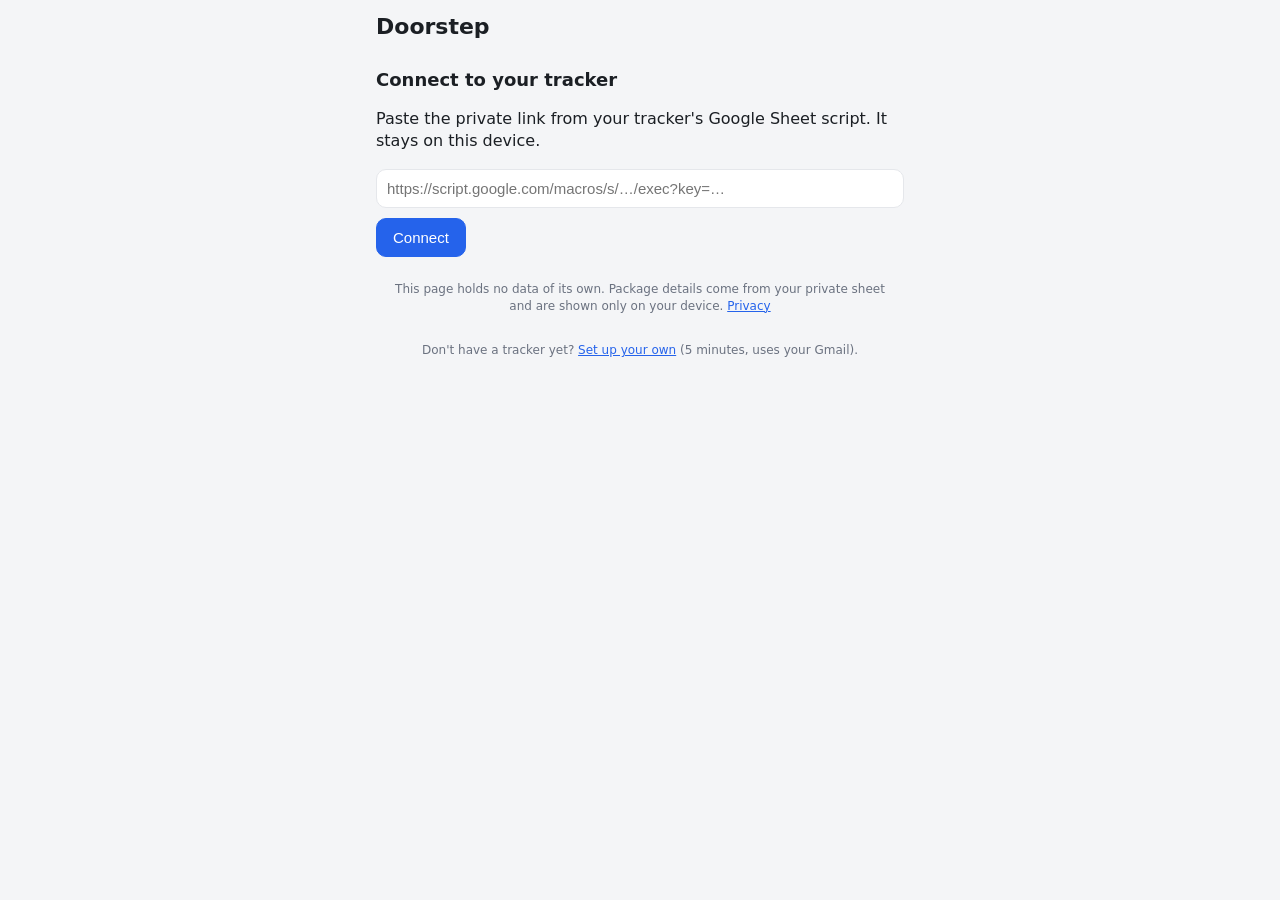
<file: docs/index.html>
<!doctype html>
<html lang="en">
<head>
<meta charset="utf-8">
<meta name="viewport" content="width=device-width, initial-scale=1, viewport-fit=cover">
<meta name="theme-color" content="#1f2a37">
<meta name="robots" content="noindex">
<title>Doorstep</title>
<meta name="application-name" content="Doorstep">
<meta name="apple-mobile-web-app-title" content="Doorstep">
<meta name="apple-mobile-web-app-capable" content="yes">
<link rel="manifest" href="manifest.webmanifest">
<link rel="icon" href="icon.svg">
<link rel="apple-touch-icon" href="icon-192.png">
<link rel="stylesheet" href="style.css">
</head>
<body>
<header>
  <h1>Doorstep</h1>
  <button id="refresh" title="Check mail now"><span class="icon">↻</span> <span id="refresh-label">Check mail</span></button>
</header>

<section id="setup" class="hidden">
  <h2>Connect to your tracker</h2>
  <p>Paste the private link from your tracker's Google Sheet script. It stays on this device.</p>
  <input id="link" type="url" placeholder="https://script.google.com/macros/s/…/exec?key=…" autocomplete="off" autocapitalize="off">
  <button id="connect" class="primary">Connect</button>
  <p id="setup-err" class="err"></p>
  <p class="fine">This page holds no data of its own. Package details come from your private sheet and are shown only on your device.
    <a href="privacy.html">Privacy</a></p>
  <p class="fine">Don't have a tracker yet? <a href="setup.html">Set up your own</a> (5 minutes, uses your Gmail).</p>
</section>

<div id="app" class="hidden">
  <nav>
    <button data-view="delivered" class="active">Delivered <span class="count" id="count-delivered"></span></button>
    <button data-view="arriving">On the way <span class="count" id="count-arriving"></span></button>
    <button data-view="done">Done</button>
  </nav>
  <main id="list"></main>
  <p id="status"></p>
  <p class="fine hosted-only"><a href="#" id="disconnect">Disconnect this device</a> · <a href="privacy.html">Privacy</a></p>
</div>

<div id="sheet" class="hidden">
  <div class="sheet-inner">
    <button id="close" aria-label="Close">✕</button>
    <div id="detail"></div>
  </div>
</div>
<script src="app.js"></script>
</body>
</html>
</file>
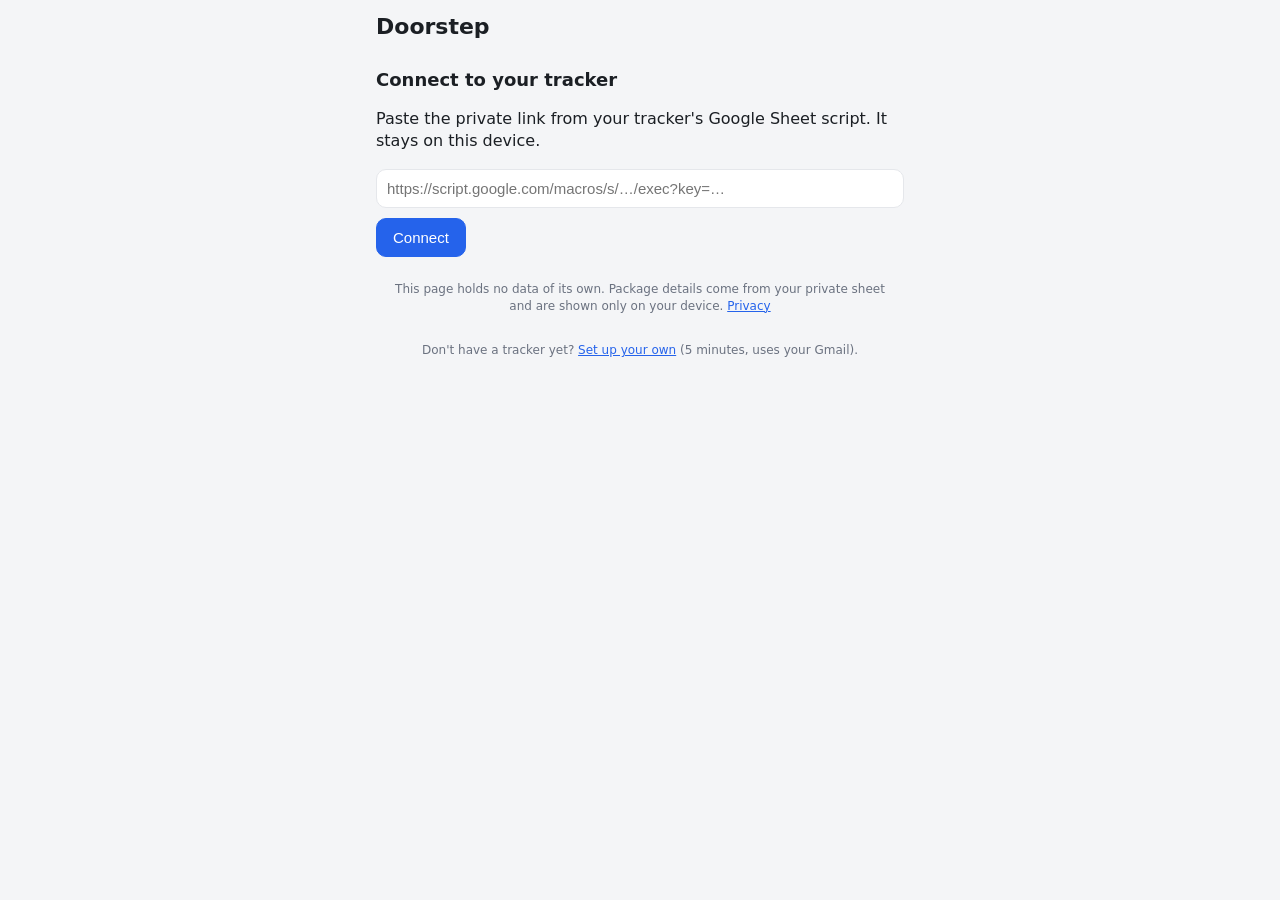
<file: apps-script/App.html>
<!-- Generated by tools/build_app.js from docs/. Edit those, not this. -->
<!doctype html>
<html lang="en">
<head>
<meta charset="utf-8">
<meta name="viewport" content="width=device-width, initial-scale=1, viewport-fit=cover">
<meta name="theme-color" content="#1f2a37">
<meta name="robots" content="noindex">
<title>Doorstep</title>
<meta name="application-name" content="Doorstep">
<meta name="apple-mobile-web-app-title" content="Doorstep">
<meta name="apple-mobile-web-app-capable" content="yes">
<style>
:root {
  --bg: #f4f5f7; --card: #fff; --text: #1b1f24; --muted: #6b7280; --line: #e5e7eb;
  --accent: #2563eb; --ok: #15803d; --warn: #b45309; --chip: #eef2ff; --thumb: #eceef2;
}
@media (prefers-color-scheme: dark) {
  :root { --bg: #0f1419; --card: #1a2028; --text: #e6e9ee; --muted: #9aa3ad; --line: #2a323c;
          --accent: #60a5fa; --ok: #4ade80; --warn: #fbbf24; --chip: #243044; --thumb: #232b35; }
}
* { box-sizing: border-box; }
body { margin: 0 auto; max-width: 560px; background: var(--bg); color: var(--text);
  font: 16px/1.4 -apple-system, system-ui, "Segoe UI", Roboto, sans-serif;
  padding-bottom: env(safe-area-inset-bottom); }
.hidden { display: none !important; }
a { color: var(--accent); }
header { display: flex; align-items: center; justify-content: space-between;
  padding: calc(12px + env(safe-area-inset-top)) 16px 8px; }
h1 { font-size: 22px; margin: 0; }
#refresh { font-size: 15px; font-weight: 600; background: none; border: 1px solid var(--line); color: var(--text);
  border-radius: 999px; height: 38px; padding: 0 14px; display: flex; align-items: center; gap: 6px; }
#refresh .icon { font-size: 18px; display: inline-block; }
#refresh:disabled { opacity: .7; }
#refresh.spin .icon { animation: spin 1s linear infinite; }
@keyframes spin { to { transform: rotate(360deg); } }
nav { display: flex; gap: 6px; padding: 0 16px 10px; }
nav button { flex: 1; padding: 8px; border-radius: 999px; border: 1px solid var(--line);
  background: var(--card); color: var(--muted); font-size: 14px; }
nav button.active { background: var(--accent); border-color: var(--accent); color: #fff; }
main { padding: 0 16px; display: flex; flex-direction: column; gap: 10px; }
.card { background: var(--card); border: 1px solid var(--line); border-radius: 14px;
  padding: 10px 12px; cursor: pointer; display: flex; gap: 12px; align-items: center; }
.thumb { flex: 0 0 60px; width: 60px; height: 60px; border-radius: 10px; background: var(--thumb);
  display: flex; align-items: center; justify-content: center; overflow: hidden; font-size: 26px; }
.thumb img { width: 100%; height: 100%; object-fit: cover; }
.thumb img.logo { width: 34px; height: 34px; object-fit: contain; }
.card .body { flex: 1; min-width: 0; }
.card.waiting { border-color: var(--ok); }
.gotit { flex: 0 0 auto; align-self: center; background: var(--ok); color: #fff; border: 0; border-radius: 999px;
  padding: 10px 14px; font-size: 14px; font-weight: 600; }
@media (prefers-color-scheme: dark) { .gotit { color: #0f1419; } }
nav .count { font-weight: 700; margin-left: 2px; }
nav .count:empty { display: none; }
nav button { white-space: nowrap; }
.card .items { font-weight: 600; font-size: 15.5px; overflow: hidden;
  display: -webkit-box; -webkit-line-clamp: 2; -webkit-box-orient: vertical; }
.card .eta { font-weight: 600; color: var(--accent); font-size: 14px; margin-top: 2px; }
.eta.today { color: var(--ok); }
.eta.late { color: var(--warn); }
.card .meta { color: var(--muted); font-size: 13px; margin-top: 3px; white-space: nowrap; overflow: hidden; text-overflow: ellipsis; }
.chip { display: inline-block; background: var(--chip); border-radius: 999px; padding: 1px 8px;
  font-size: 12px; margin-right: 5px; color: var(--text); }
.group { color: var(--muted); font-size: 12px; text-transform: uppercase; letter-spacing: .06em; margin: 8px 2px -2px; }
.empty { color: var(--muted); text-align: center; padding: 40px 0; }
#status { color: var(--muted); font-size: 12px; text-align: center; padding: 14px 14px 0; margin: 0; }
#status.err, .err { color: var(--warn); }
.fine { color: var(--muted); font-size: 12px; text-align: center; padding: 8px 16px; }
#setup { padding: 8px 16px; }
#setup h2 { font-size: 18px; margin: 8px 0; }
#setup input { width: 100%; padding: 10px; border: 1px solid var(--line); border-radius: 10px;
  background: var(--card); color: var(--text); font-size: 15px; margin-bottom: 10px; }
button.primary, .row .primary { background: var(--accent); border: 1px solid var(--accent); color: #fff;
  padding: 10px 16px; border-radius: 10px; font-size: 15px; }
#sheet { position: fixed; inset: 0; background: rgba(0,0,0,.45); display: flex; align-items: flex-end; justify-content: center; }
.sheet-inner { background: var(--card); width: 100%; max-width: 560px; max-height: 92vh; overflow: auto;
  border-radius: 18px 18px 0 0; padding: 16px 16px calc(24px + env(safe-area-inset-bottom)); position: relative; }
#close { position: absolute; top: 10px; right: 12px; background: none; border: 0; font-size: 18px; color: var(--muted); }
#detail .hero { display: flex; gap: 12px; align-items: center; margin-right: 34px; }
#detail .hero .thumb { flex-basis: 84px; width: 84px; height: 84px; }
#detail h2 { margin: 0 0 4px; font-size: 18px; }
#detail label { display: block; font-size: 13px; color: var(--muted); margin-top: 10px; }
#detail input, #detail select, #detail textarea { width: 100%; padding: 8px 10px; border: 1px solid var(--line);
  border-radius: 8px; background: var(--bg); color: var(--text); font-size: 15px; font-family: inherit; }
.row { display: flex; gap: 8px; margin-top: 12px; flex-wrap: wrap; }
.row button, .row a { flex: 1; text-align: center; padding: 10px; border-radius: 10px; border: 1px solid var(--line);
  background: var(--bg); color: var(--text); text-decoration: none; font-size: 14px; }
.row .primary { color: #fff; background: var(--accent); }
.timeline { list-style: none; padding: 0; margin: 14px 0 0; border-top: 1px solid var(--line); }
.timeline li { padding: 8px 0; border-bottom: 1px solid var(--line); font-size: 14px; }
.timeline .when { color: var(--muted); font-size: 12px; }
.timeline .ev-actions { display: flex; gap: 14px; margin-top: 4px; font-size: 13px; }
.timeline .linkish { background: none; border: 0; padding: 0; color: var(--accent); font: inherit; cursor: pointer; }
article { padding: 8px 16px 32px; }
article h2 { font-size: 17px; margin-top: 22px; }

</style>
</head>
<body>
<header>
  <h1>Doorstep</h1>
  <button id="refresh" title="Check mail now"><span class="icon">↻</span> <span id="refresh-label">Check mail</span></button>
</header>

<section id="setup" class="hidden">
  <h2>Connect to your tracker</h2>
  <p>Paste the private link from your tracker's Google Sheet script. It stays on this device.</p>
  <input id="link" type="url" placeholder="https://script.google.com/macros/s/…/exec?key=…" autocomplete="off" autocapitalize="off">
  <button id="connect" class="primary">Connect</button>
  <p id="setup-err" class="err"></p>
  <p class="fine">This page holds no data of its own. Package details come from your private sheet and are shown only on your device.
    <a href="privacy.html">Privacy</a></p>
  <p class="fine">Don't have a tracker yet? <a href="setup.html">Set up your own</a> (5 minutes, uses your Gmail).</p>
</section>

<div id="app" class="hidden">
  <nav>
    <button data-view="delivered" class="active">Delivered <span class="count" id="count-delivered"></span></button>
    <button data-view="arriving">On the way <span class="count" id="count-arriving"></span></button>
    <button data-view="done">Done</button>
  </nav>
  <main id="list"></main>
  <p id="status"></p>
  <p class="fine hosted-only"><a href="#" id="disconnect">Disconnect this device</a> · <a href="privacy.html">Privacy</a></p>
</div>

<div id="sheet" class="hidden">
  <div class="sheet-inner">
    <button id="close" aria-label="Close">✕</button>
    <div id="detail"></div>
  </div>
</div>
<script>
// Static page: no data lives here. It asks your private Apps Script for the package
// list (using the secret link stored on this device) and draws it.
const $ = id => document.getElementById(id);
const store = {
  get: k => { try { return localStorage.getItem(k); } catch (e) { return null; } },
  set: (k, v) => { try { localStorage.setItem(k, v); } catch (e) {} },
  del: k => { try { localStorage.removeItem(k); } catch (e) {} },
};
const KEEP_DELIVERED_DAYS = 30;
const STATUS_LABEL = {
  ordered: "Ordered", shipped: "Shipped", in_transit: "In transit",
  out_for_delivery: "Out for delivery", delivered: "Delivered",
};
const CARRIER_ICON = { UPS: "🟫", USPS: "📬", FedEx: "🟪", Amazon: "📦", DHL: "🟨" };

let view = "delivered";
let data = { packages: [], last_run: "" };
let current = null;

// Served by the tracker's own Apps Script (no hosted page, no key): talk to it directly.
const EMBED = typeof google !== "undefined" && !!(google.script && google.script.run);

function conn() {
  if (EMBED) return { embed: true };
  const link = store.get("pt.link");
  if (!link) return null;
  try {
    const u = new URL(link);
    const key = u.searchParams.get("key");
    if (!key || !/^https:\/\/script\.google\.com\//.test(link)) return null;
    return { base: u.origin + u.pathname, key };
  } catch (e) { return null; }
}

function esc(s) {
  return String(s == null ? "" : s).replace(/[&<>"']/g, c => ({ "&": "&amp;", "<": "&lt;", ">": "&gt;", '"': "&quot;", "'": "&#39;" }[c]));
}
function safeUrl(u) { return /^https:\/\//i.test(u || "") ? u : ""; }

function fmtDate(iso, withTime) {
  if (!iso) return "";
  const d = new Date(iso.length === 10 ? iso + "T12:00:00" : iso);
  if (isNaN(d)) return iso;
  const opts = { weekday: "short", month: "short", day: "numeric" };
  if (withTime) Object.assign(opts, { hour: "numeric", minute: "2-digit" });
  return d.toLocaleString(undefined, opts);
}
function dayDiff(ymd) {
  const today = new Date(); today.setHours(0, 0, 0, 0);
  return Math.round((new Date(ymd + "T00:00:00") - today) / 86400000);
}
function etaLabel(p) {
  if (p.received) return "Picked up " + fmtDate(p.received_at || p.last_update);
  if (p.archived && p.status !== "delivered") return "Archived";
  if (p.status === "delivered") return "Delivered " + fmtDate(p.delivered_at || p.last_update) + " — check for it";
  if (p.status === "out_for_delivery") return "Out for delivery today";
  if (!p.eta) return STATUS_LABEL[p.status] || "";
  const diff = dayDiff(p.eta);
  if (diff === 0) return "Arriving today";
  if (diff === 1) return "Arriving tomorrow";
  if (diff < 0) return "Was due " + fmtDate(p.eta);
  return "Arriving " + fmtDate(p.eta);
}
function etaClass(p) {
  if (p.received || p.archived) return "eta";
  if (p.status === "delivered") return "eta today";
  if (p.status === "out_for_delivery") return "eta today";
  if (!p.eta) return "eta";
  const diff = dayDiff(p.eta);
  return diff === 0 ? "eta today" : diff < 0 ? "eta late" : "eta";
}
function title(p) { return p.items || (p.merchant ? p.merchant + " order" : "Package"); }

function thumb(p) {
  const img = safeUrl(p.image);
  const fallback = esc(CARRIER_ICON[p.carrier] || "📦");
  if (img) return `<div class="thumb"><img src="${esc(img)}" alt="" loading="lazy" referrerpolicy="no-referrer" data-fallback="${fallback}"></div>`;
  if (p.merchant_domain && /^[a-z0-9.-]+$/i.test(p.merchant_domain)) {
    return `<div class="thumb"><img class="logo" src="https://www.google.com/s2/favicons?domain=${esc(p.merchant_domain)}&sz=128" alt="" loading="lazy" referrerpolicy="no-referrer" data-fallback="${fallback}"></div>`;
  }
  return `<div class="thumb">${fallback}</div>`;
}
// Broken images fall back to an icon.
document.addEventListener("error", e => {
  const t = e.target;
  if (t.tagName === "IMG" && t.dataset.fallback) t.parentNode.textContent = t.dataset.fallback;
}, true);

// Views: "delivered" = at the door, not yet picked up (stays until you tap Got it);
// "arriving" = still in transit; "done" = picked up or archived, last 30 days.
function viewOf(p) {
  if (p.archived || p.received) return "done";
  return p.status === "delivered" ? "delivered" : "arriving";
}
function inView(p) {
  if (viewOf(p) !== view) return false;
  if (view === "done") {
    const when = new Date(p.received_at || p.delivered_at || p.last_update);
    return isNaN(when) || (Date.now() - when) / 86400000 <= KEEP_DELIVERED_DAYS;
  }
  return true;
}
function sortKey(p) {
  if (view !== "arriving") return [0, -(new Date(p.received_at || p.delivered_at || p.last_update).getTime() || 0)];
  if (p.status === "out_for_delivery") return [0, 0];
  return [p.eta ? 1 : 2, p.eta ? new Date(p.eta).getTime() : -(new Date(p.last_update).getTime() || 0)];
}

function render() {
  const list = $("list");
  const rows = data.packages.filter(inView).sort((a, b) => {
    const x = sortKey(a), y = sortKey(b);
    return x[0] - y[0] || x[1] - y[1];
  });
  const EMPTY = { delivered: "Nothing waiting for you.", arriving: "Nothing on the way.", done: "Nothing picked up in the last 30 days." };
  list.innerHTML = rows.length ? "" : `<div class="empty">${EMPTY[view]}</div>`;
  for (const p of rows) {
    const el = document.createElement("div");
    el.className = "card" + (view === "delivered" ? " waiting" : "");
    el.innerHTML = `${thumb(p)}
      <div class="body">
        <div class="items">${esc(title(p))}</div>
        <div class="${etaClass(p)}">${esc(etaLabel(p))}</div>
        <div class="meta">${p.merchant ? `<span class="chip">${esc(p.merchant)}</span>` : ""}${p.carrier ? `<span class="chip">${esc(p.carrier)}</span>` : ""}${esc(STATUS_LABEL[p.status] || "")}${trackLink(p) && p.status !== "delivered" ? ` · <a class="track" href="${esc(trackLink(p))}" target="_blank" rel="noopener noreferrer">Track</a>` : ""}</div>
      </div>
      ${view === "delivered" ? `<button class="gotit" aria-label="Mark as received">Got it</button>` : ""}`;
    el.onclick = () => openSheet(p.id);
    const tr = el.querySelector("a.track");
    if (tr) tr.onclick = e => e.stopPropagation();
    const got = el.querySelector(".gotit");
    if (got) got.onclick = e => { e.stopPropagation(); edit(p, { received: true }); };
    list.appendChild(el);
  }
  // Tab counts, and the home-screen icon badge for packages waiting at the door.
  const n = v => data.packages.filter(p => viewOf(p) === v).length;
  const waiting = n("delivered");
  $("count-delivered").textContent = waiting ? waiting : "";
  $("count-arriving").textContent = n("arriving") || "";
  if (navigator.setAppBadge) { try { waiting ? navigator.setAppBadge(waiting) : navigator.clearAppBadge(); } catch (e) {} }
  const st = $("status");
  st.className = "";
  st.textContent = data.last_run ? `Mail checked ${fmtDate(data.last_run, true)}` : "Mail not checked yet";
}

function showError(msg) { const st = $("status"); st.className = "err"; st.textContent = msg; }

async function call(body) {
  const c = conn();
  if (!c) throw new Error("not connected");
  let res;
  if (c.embed) {
    res = { json: () => new Promise((ok, fail) =>
      google.script.run.withSuccessHandler(ok).withFailureHandler(fail).api(body || null)) };
  } else if (body) {
    // text/plain keeps this a "simple" request, which Apps Script web apps accept cross-origin.
    res = await fetch(c.base, { method: "POST", headers: { "Content-Type": "text/plain;charset=utf-8" },
                                body: JSON.stringify(Object.assign({ key: c.key }, body)) });
  } else {
    res = await fetch(`${c.base}?key=${encodeURIComponent(c.key)}`);
  }
  const json = await res.json();
  if (!json.ok) throw new Error(json.error === "bad key" ? "That link's key was not accepted." : (json.error || "Request failed"));
  data = { packages: json.packages || [], last_run: json.last_run || "" };
  store.set("pt.cache", JSON.stringify(data));
  return data;
}

async function load(body) {
  $("refresh").classList.add("spin");
  try { await call(body); render(); }
  catch (e) { showError(navigator.onLine === false ? "Offline — showing the last saved list." : "Couldn't update: " + e.message); }
  finally { $("refresh").classList.remove("spin"); }
}

function openSheet(id) {
  const p = data.packages.find(x => x.id === id);
  if (!p) return;
  current = p;
  const opts = Object.entries(STATUS_LABEL).map(([k, v]) => `<option value="${k}" ${p.status === k ? "selected" : ""}>${v}</option>`).join("");
  const track = trackLink(p);
  $("detail").innerHTML = `
    <div class="hero">${thumb(p)}<div><h2>${esc(title(p))}</h2><div class="${etaClass(p)}">${esc(etaLabel(p))}</div></div></div>
    <div class="row">
      <button id="received" class="${p.received ? "" : "primary"}">${p.received ? "Not picked up yet" : "Got it — mark received"}</button>
    </div>
    <div class="row">
      ${track ? `<a href="${esc(track)}" target="_blank" rel="noopener noreferrer">Track on ${esc(p.carrier || "carrier site")}</a>` : ""}
      ${p.tracking ? `<button id="copy">Copy ${esc(p.tracking)}</button>` : ""}
    </div>
    <label>What's in it</label><input id="f-items" value="${esc(p.items)}">
    <label>Store</label><input id="f-merchant" value="${esc(p.merchant)}">
    <label>Carrier</label><input id="f-carrier" value="${esc(p.carrier)}">
    <label>Tracking number</label><input id="f-tracking" value="${esc(p.tracking)}">
    <label>Expected</label><input id="f-eta" type="date" value="${esc(p.eta)}">
    <label>Status</label><select id="f-status">${opts}</select>
    <label>Notes</label><textarea id="f-notes" rows="2">${esc(p.notes)}</textarea>
    <div class="row">
      <button id="save" class="primary">Save</button>
      <button id="archive">${p.archived ? "Unarchive" : "Archive"}</button>
    </div>
    <ul class="timeline">${(p.events || []).map((e, i) => `<li><div>${esc(STATUS_LABEL[e.s] || e.s)} — ${esc(cleanSubject(e.t))}</div>
      <div class="when">${esc(fmtDate(e.at, true))}${e.f ? " · " + esc(e.f) : ""}</div>
      ${cleanSubject(e.t) ? `<div class="ev-actions"><a href="${esc(gmailSearch(e.t))}" data-gmail="${i}" target="_blank" rel="noopener noreferrer">Find in Gmail</a>
        <button class="linkish" data-copy-subject="${i}">Copy subject</button></div>` : ""}</li>`).join("")}</ul>`;
  $("sheet").classList.remove("hidden");
  $("save").onclick = () => {
    const v = f => $(f).value;
    edit(p, { items: v("f-items"), merchant: v("f-merchant"), carrier: v("f-carrier"), tracking: v("f-tracking"),
              eta: v("f-eta"), status: v("f-status"), notes: v("f-notes") });
  };
  $("archive").onclick = () => edit(p, { archived: !p.archived });
  $("received").onclick = () => edit(p, { received: !p.received });
  const copy = $("copy");
  if (copy) copy.onclick = () => navigator.clipboard && navigator.clipboard.writeText(p.tracking);
  // On a phone, open the Gmail app instead of the website. The app can't be handed a search,
  // so the subject is copied first: tap the search bar in Gmail and paste.
  document.querySelectorAll("[data-gmail]").forEach(a => {
    const app = gmailAppUrl(a.href);
    if (!app) return;
    a.onclick = ev => {
      ev.preventDefault();
      const s = cleanSubject((p.events[Number(a.dataset.gmail)] || {}).t);
      const go = () => { location.href = app; };
      if (navigator.clipboard) navigator.clipboard.writeText(s).then(() => { a.textContent = "Copied, paste in Gmail"; go(); }, go);
      else go();
    };
  });
  document.querySelectorAll("[data-copy-subject]").forEach(b => {
    b.onclick = () => {
      const s = cleanSubject((p.events[Number(b.dataset.copySubject)] || {}).t);
      if (navigator.clipboard) navigator.clipboard.writeText(s).then(() => { b.textContent = "Copied"; }, () => {});
    };
  });
}

/**
 * Where to track a package: the carrier's page for its number (built fresh, so a number fixed
 * by hand still links), else the link from the email, else a web search for the number.
 */
const CARRIER_TRACK = {
  usps: "https://tools.usps.com/go/TrackConfirmAction?tLabels=",
  ups: "https://www.ups.com/track?tracknum=",
  fedex: "https://www.fedex.com/fedextrack/?trknbr=",
  dhl: "https://www.dhl.com/us-en/home/tracking.html?tracking-id=",
  ontrac: "https://www.ontrac.com/tracking/?number=",
  lasership: "https://www.lasership.com/track/",
};
function trackLink(p) {
  const num = String(p.tracking || "").replace(/\s+/g, "");
  let c = String(p.carrier || "").toLowerCase().replace(/[^a-z]/g, "");
  if (num && !CARRIER_TRACK[c]) {
    if (/^1Z[0-9A-Z]{16}$/i.test(num)) c = "ups";
    else if (/^(9[1-5]\d{18,32}|[A-Z]{2}\d{9}US)$/i.test(num)) c = "usps";
  }
  if (num && CARRIER_TRACK[c]) return CARRIER_TRACK[c] + encodeURIComponent(num);
  const fromEmail = safeUrl(p.tracking_url);
  if (fromEmail) return fromEmail;
  return num ? "https://www.google.com/search?q=" + encodeURIComponent("track package " + num) : "";
}

/** The email's own subject, without any "Fwd:" / "FW:" / "Re:" prefixes. */
function cleanSubject(s) {
  return String(s || "").replace(/^\s*((fwd?|fw|re)\s*:\s*)+/i, "").trim();
}

/**
 * A link that opens the Gmail app, or "" on a computer. Android uses an intent with the web
 * search as the fallback if Gmail isn't installed; iPhone uses the Gmail app's own scheme.
 */
function gmailAppUrl(webUrl) {
  const ua = navigator.userAgent || "";
  if (/Android/i.test(ua)) {
    return "intent:#Intent;action=android.intent.action.MAIN;category=android.intent.category.LAUNCHER;" +
      "package=com.google.android.gm;S.browser_fallback_url=" + encodeURIComponent(webUrl) + ";end";
  }
  if (/iPhone|iPad|iPod/i.test(ua)) return "googlegmail://";
  return "";
}

/** A Gmail search for that subject, in whichever account the phone is signed into. */
function gmailSearch(s) {
  return "https://mail.google.com/mail/u/0/#search/" + encodeURIComponent('subject:"' + cleanSubject(s).replace(/"/g, "") + '"');
}

async function edit(p, fields) {
  // Show the change right away; the server's answer replaces it a moment later.
  Object.assign(p, fields);
  if (fields.received === true) { p.received_at = p.received_at || new Date().toISOString(); if (p.status !== "delivered") p.status = "delivered"; }
  if (fields.received === false) p.received_at = "";
  $("sheet").classList.add("hidden");
  render();
  await load({ action: "edit", id: p.id, fields });
}

function start() {
  // A setup link can carry the connection in its hash: …/#link=<encoded exec url with key>
  const m = /[#&]link=([^&]+)/.exec(location.hash);
  if (m) {
    store.set("pt.link", decodeURIComponent(m[1]));
    history.replaceState(null, "", location.pathname);
  }
  if (!conn()) {
    $("setup").classList.remove("hidden");
    $("app").classList.add("hidden");
    $("refresh").classList.add("hidden");
    return;
  }
  $("setup").classList.add("hidden");
  $("app").classList.remove("hidden");
  $("refresh").classList.remove("hidden");
  try { const c = JSON.parse(store.get("pt.cache") || "null"); if (c) { data = c; } } catch (e) {}
  pickDefaultView();
  render();
  load().then(() => { if (!userPickedView) { pickDefaultView(); render(); } });
}

// Open on Delivered when something is waiting at the door, otherwise on On the way.
let userPickedView = false;
function pickDefaultView() {
  const waiting = data.packages.some(p => viewOf(p) === "delivered");
  setView(waiting ? "delivered" : "arriving");
}
function setView(v) {
  view = v;
  document.querySelectorAll("nav button").forEach(x => x.classList.toggle("active", x.dataset.view === v));
}

$("connect").onclick = () => {
  store.set("pt.link", $("link").value.trim());
  if (!conn()) { store.del("pt.link"); $("setup-err").textContent = "That doesn't look like the private link (it should start with https://script.google.com/ and end with ?key=…)."; return; }
  start();
};
$("disconnect").onclick = e => { e.preventDefault(); store.del("pt.link"); store.del("pt.cache"); data = { packages: [], last_run: "" }; start(); };
$("close").onclick = () => $("sheet").classList.add("hidden");
$("sheet").onclick = e => { if (e.target === $("sheet")) $("sheet").classList.add("hidden"); };
document.querySelectorAll("nav button").forEach(b => b.onclick = () => {
  userPickedView = true; setView(b.dataset.view); render();
});
// Check mail now: runs the script's mail check, then says what changed. Also pulls any new app version.
$("refresh").onclick = async () => {
  const btn = $("refresh"), label = $("refresh-label");
  if (btn.disabled) return;
  const before = new Map(data.packages.map(p => [p.id, p.last_update]));
  btn.disabled = true; label.textContent = "Checking…";
  navigator.serviceWorker?.getRegistration().then(r => r && r.update()).catch(() => {});
  await load({ action: "refresh" });
  btn.disabled = false; label.textContent = "Check mail";
  if ($("status").className === "err") return;
  const changed = data.packages.filter(p => before.get(p.id) !== p.last_update).length;
  $("status").textContent = changed
    ? `Checked mail just now · ${changed} package${changed > 1 ? "s" : ""} updated`
    : "Checked mail just now · nothing new";
};
document.addEventListener("visibilitychange", () => { if (!document.hidden && conn()) load(); });

if (EMBED) document.querySelectorAll(".hosted-only").forEach(el => el.remove());
else if ("serviceWorker" in navigator) navigator.serviceWorker.register("sw.js").catch(() => {});
start();

</script>
</body>
</html>
</file>
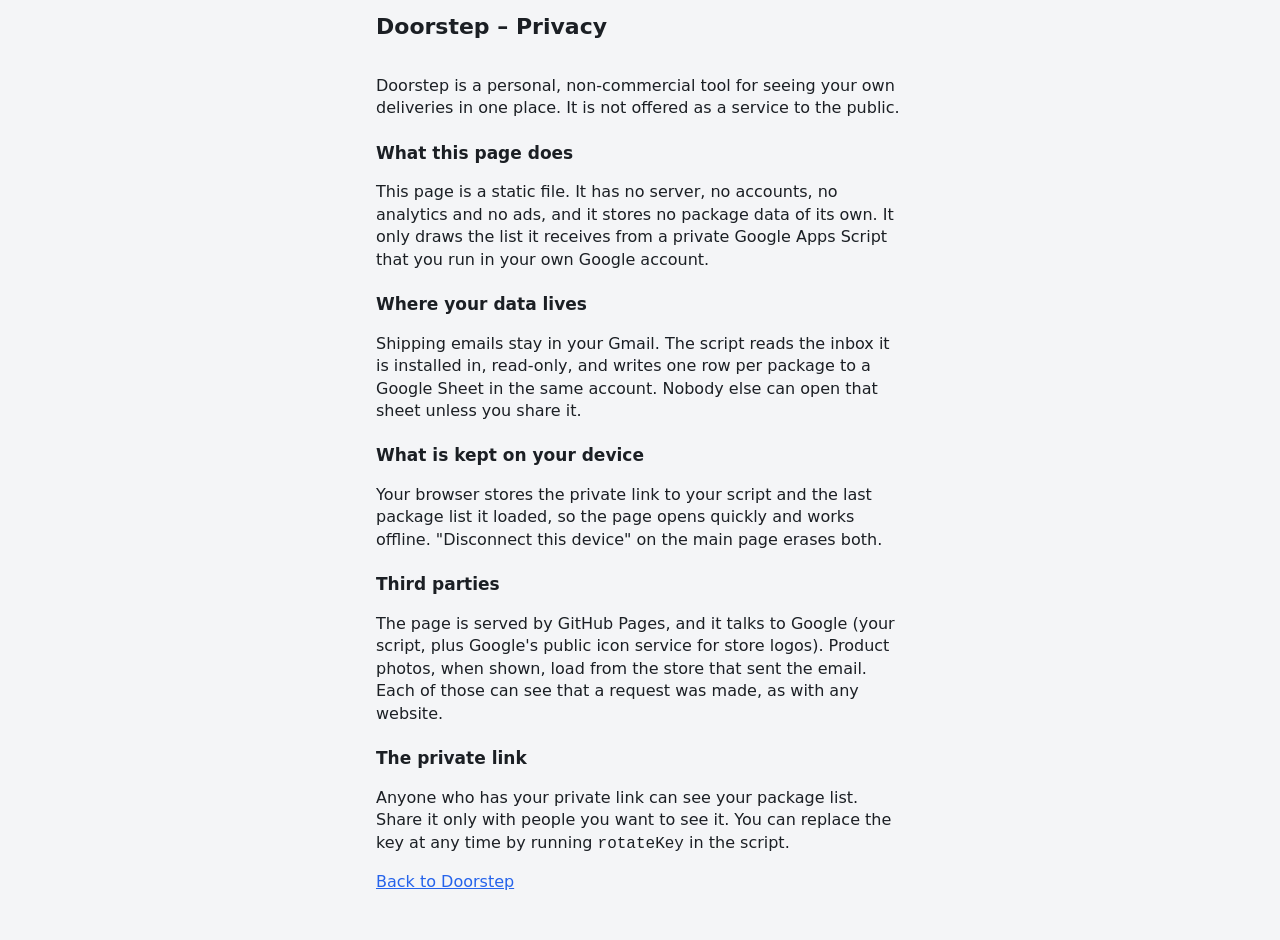
<file: docs/privacy.html>
<!doctype html>
<html lang="en">
<head>
<meta charset="utf-8">
<meta name="viewport" content="width=device-width, initial-scale=1">
<meta name="robots" content="noindex">
<title>Doorstep – Privacy</title>
<link rel="icon" href="icon.svg">
<link rel="stylesheet" href="style.css">
</head>
<body>
<header><h1>Doorstep – Privacy</h1></header>
<article>
<p>Doorstep is a personal, non-commercial tool for seeing your own deliveries in one place. It is not offered as a service to the public.</p>

<h2>What this page does</h2>
<p>This page is a static file. It has no server, no accounts, no analytics and no ads, and it stores no package data of its own. It only draws the list it receives from a private Google Apps Script that you run in your own Google account.</p>

<h2>Where your data lives</h2>
<p>Shipping emails stay in your Gmail. The script reads the inbox it is installed in, read-only, and writes one row per package to a Google Sheet in the same account. Nobody else can open that sheet unless you share it.</p>

<h2>What is kept on your device</h2>
<p>Your browser stores the private link to your script and the last package list it loaded, so the page opens quickly and works offline. "Disconnect this device" on the main page erases both.</p>

<h2>Third parties</h2>
<p>The page is served by GitHub Pages, and it talks to Google (your script, plus Google's public icon service for store logos). Product photos, when shown, load from the store that sent the email. Each of those can see that a request was made, as with any website.</p>

<h2>The private link</h2>
<p>Anyone who has your private link can see your package list. Share it only with people you want to see it. You can replace the key at any time by running <code>rotateKey</code> in the script.</p>

<p><a href="./">Back to Doorstep</a></p>
</article>
</body>
</html>
</file>
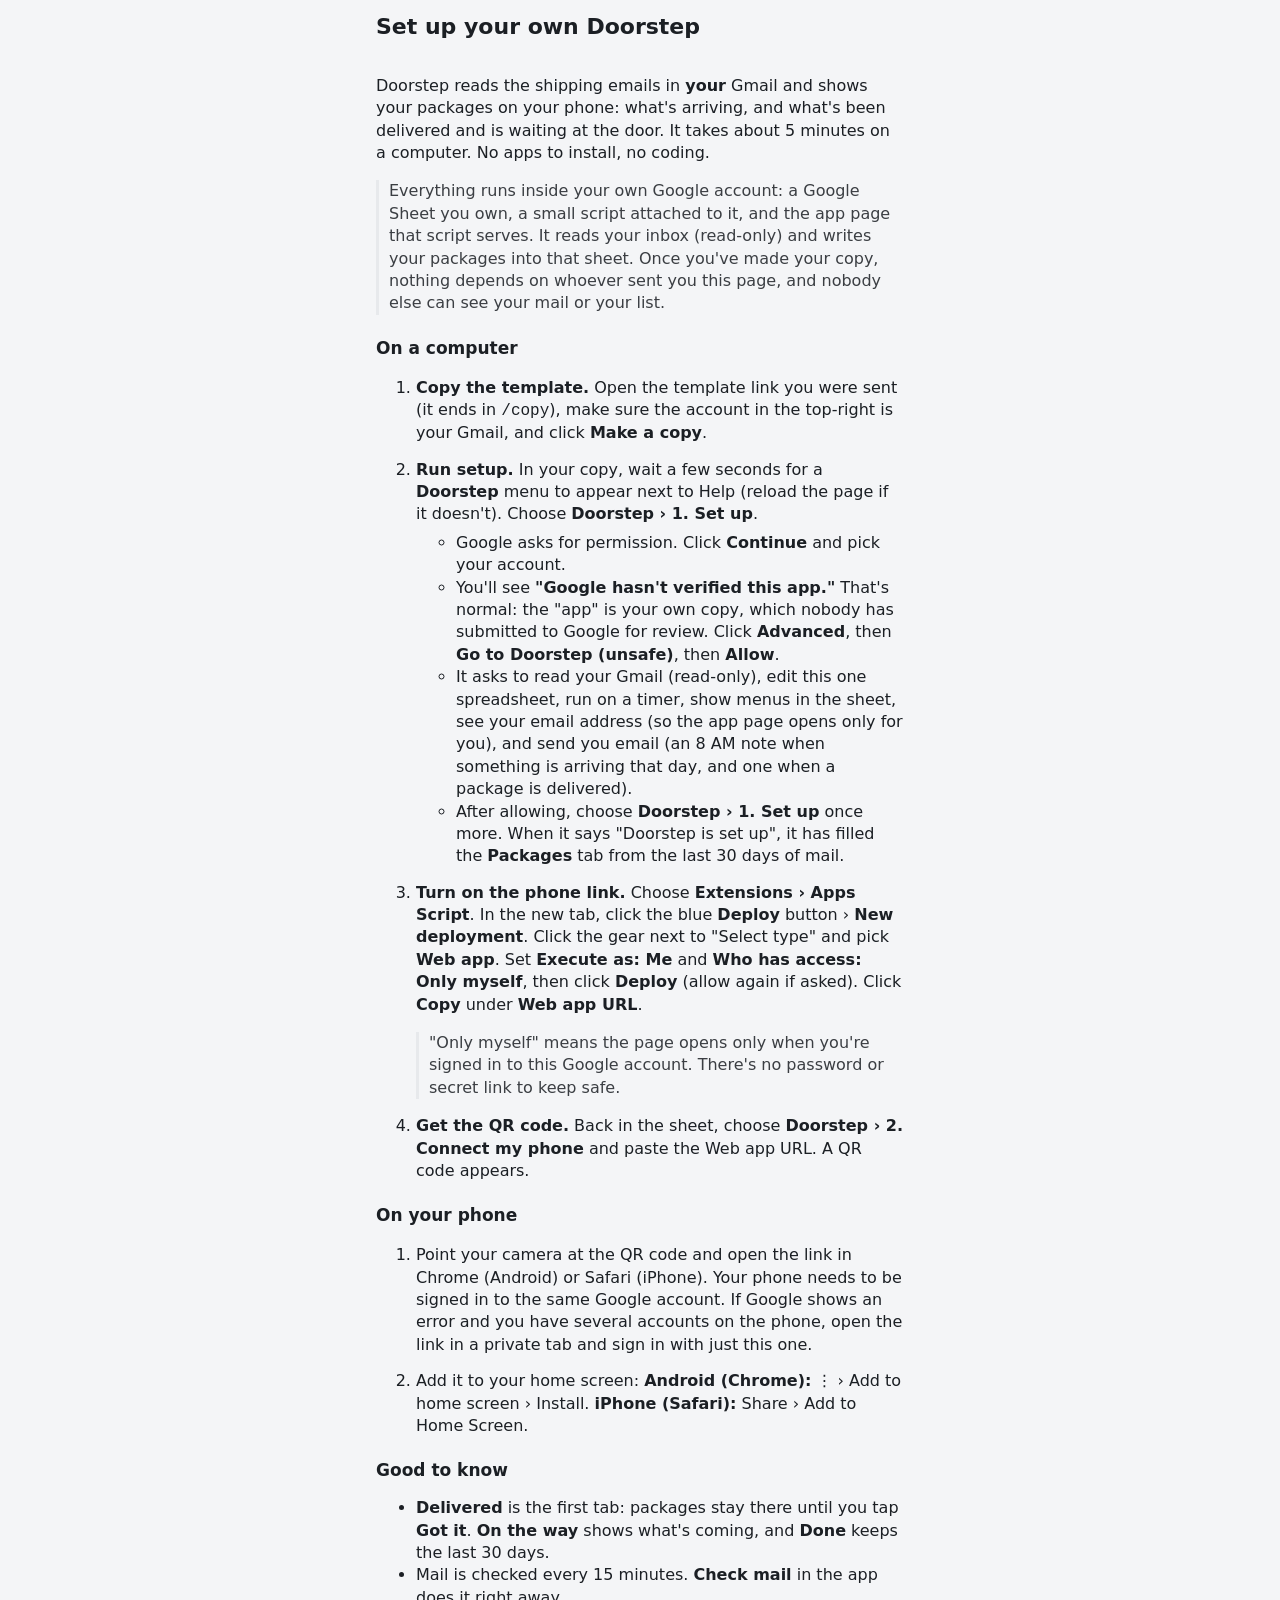
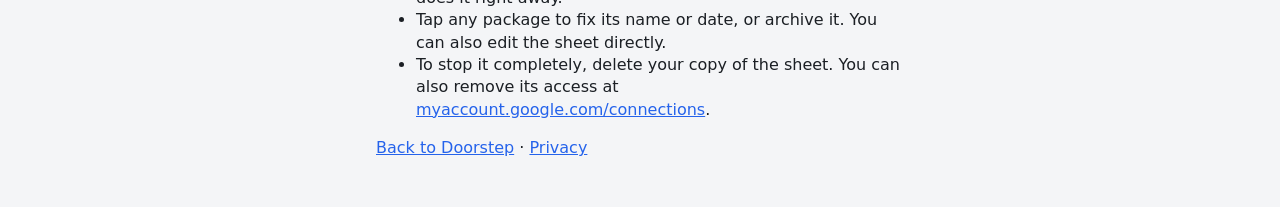
<file: docs/setup.html>
<!doctype html>
<html lang="en">
<head>
<meta charset="utf-8">
<meta name="viewport" content="width=device-width, initial-scale=1">
<meta name="robots" content="noindex">
<title>Doorstep – Set up your own</title>
<link rel="icon" href="icon.svg">
<link rel="stylesheet" href="style.css">
<style>
  article ol > li { margin-bottom: 14px; }
  article ul { margin: 6px 0; }
  .note { border-left: 3px solid var(--line, #3a4655); padding-left: 10px; opacity: .85; }
</style>
</head>
<body>
<header><h1>Set up your own Doorstep</h1></header>
<article>
<p>Doorstep reads the shipping emails in <b>your</b> Gmail and shows your packages on your phone: what's arriving, and what's been delivered and is waiting at the door. It takes about 5 minutes on a computer. No apps to install, no coding.</p>

<p class="note">Everything runs inside your own Google account: a Google Sheet you own, a small script attached to it, and the app page that script serves. It reads your inbox (read-only) and writes your packages into that sheet. Once you've made your copy, nothing depends on whoever sent you this page, and nobody else can see your mail or your list.</p>

<h2>On a computer</h2>
<ol>
  <li><b>Copy the template.</b> Open the template link you were sent (it ends in <code>/copy</code>), make sure the account in the top-right is your Gmail, and click <b>Make a copy</b>.</li>

  <li><b>Run setup.</b> In your copy, wait a few seconds for a <b>Doorstep</b> menu to appear next to Help (reload the page if it doesn't). Choose <b>Doorstep › 1. Set up</b>.
    <ul>
      <li>Google asks for permission. Click <b>Continue</b> and pick your account.</li>
      <li>You'll see <b>"Google hasn't verified this app."</b> That's normal: the "app" is your own copy, which nobody has submitted to Google for review. Click <b>Advanced</b>, then <b>Go to Doorstep (unsafe)</b>, then <b>Allow</b>.</li>
      <li>It asks to read your Gmail (read-only), edit this one spreadsheet, run on a timer, show menus in the sheet, see your email address (so the app page opens only for you), and send you email (an 8 AM note when something is arriving that day, and one when a package is delivered).</li>
      <li>After allowing, choose <b>Doorstep › 1. Set up</b> once more. When it says "Doorstep is set up", it has filled the <b>Packages</b> tab from the last 30 days of mail.</li>
    </ul>
  </li>

  <li><b>Turn on the phone link.</b> Choose <b>Extensions › Apps Script</b>. In the new tab, click the blue <b>Deploy</b> button › <b>New deployment</b>. Click the gear next to "Select type" and pick <b>Web app</b>. Set <b>Execute as: Me</b> and <b>Who has access: Only myself</b>, then click <b>Deploy</b> (allow again if asked). Click <b>Copy</b> under <b>Web app URL</b>.
    <p class="note">"Only myself" means the page opens only when you're signed in to this Google account. There's no password or secret link to keep safe.</p>
  </li>

  <li><b>Get the QR code.</b> Back in the sheet, choose <b>Doorstep › 2. Connect my phone</b> and paste the Web app URL. A QR code appears.</li>
</ol>

<h2>On your phone</h2>
<ol>
  <li>Point your camera at the QR code and open the link in Chrome (Android) or Safari (iPhone). Your phone needs to be signed in to the same Google account. If Google shows an error and you have several accounts on the phone, open the link in a private tab and sign in with just this one.</li>
  <li>Add it to your home screen: <b>Android (Chrome):</b> ⋮ › Add to home screen › Install. <b>iPhone (Safari):</b> Share › Add to Home Screen.</li>
</ol>

<h2>Good to know</h2>
<ul>
  <li><b>Delivered</b> is the first tab: packages stay there until you tap <b>Got it</b>. <b>On the way</b> shows what's coming, and <b>Done</b> keeps the last 30 days.</li>
  <li>Mail is checked every 15 minutes. <b>Check mail</b> in the app does it right away.</li>
  <li>Tap any package to fix its name or date, or archive it. You can also edit the sheet directly.</li>
  <li>To stop it completely, delete your copy of the sheet. You can also remove its access at <a href="https://myaccount.google.com/connections">myaccount.google.com/connections</a>.</li>
</ul>

<p><a href="./">Back to Doorstep</a> · <a href="privacy.html">Privacy</a></p>
</article>
</body>
</html>
</file>
<file: docs/style.css>
:root {
  --bg: #f4f5f7; --card: #fff; --text: #1b1f24; --muted: #6b7280; --line: #e5e7eb;
  --accent: #2563eb; --ok: #15803d; --warn: #b45309; --chip: #eef2ff; --thumb: #eceef2;
}
@media (prefers-color-scheme: dark) {
  :root { --bg: #0f1419; --card: #1a2028; --text: #e6e9ee; --muted: #9aa3ad; --line: #2a323c;
          --accent: #60a5fa; --ok: #4ade80; --warn: #fbbf24; --chip: #243044; --thumb: #232b35; }
}
* { box-sizing: border-box; }
body { margin: 0 auto; max-width: 560px; background: var(--bg); color: var(--text);
  font: 16px/1.4 -apple-system, system-ui, "Segoe UI", Roboto, sans-serif;
  padding-bottom: env(safe-area-inset-bottom); }
.hidden { display: none !important; }
a { color: var(--accent); }
header { display: flex; align-items: center; justify-content: space-between;
  padding: calc(12px + env(safe-area-inset-top)) 16px 8px; }
h1 { font-size: 22px; margin: 0; }
#refresh { font-size: 15px; font-weight: 600; background: none; border: 1px solid var(--line); color: var(--text);
  border-radius: 999px; height: 38px; padding: 0 14px; display: flex; align-items: center; gap: 6px; }
#refresh .icon { font-size: 18px; display: inline-block; }
#refresh:disabled { opacity: .7; }
#refresh.spin .icon { animation: spin 1s linear infinite; }
@keyframes spin { to { transform: rotate(360deg); } }
nav { display: flex; gap: 6px; padding: 0 16px 10px; }
nav button { flex: 1; padding: 8px; border-radius: 999px; border: 1px solid var(--line);
  background: var(--card); color: var(--muted); font-size: 14px; }
nav button.active { background: var(--accent); border-color: var(--accent); color: #fff; }
main { padding: 0 16px; display: flex; flex-direction: column; gap: 10px; }
.card { background: var(--card); border: 1px solid var(--line); border-radius: 14px;
  padding: 10px 12px; cursor: pointer; display: flex; gap: 12px; align-items: center; }
.thumb { flex: 0 0 60px; width: 60px; height: 60px; border-radius: 10px; background: var(--thumb);
  display: flex; align-items: center; justify-content: center; overflow: hidden; font-size: 26px; }
.thumb img { width: 100%; height: 100%; object-fit: cover; }
.thumb img.logo { width: 34px; height: 34px; object-fit: contain; }
.card .body { flex: 1; min-width: 0; }
.card.waiting { border-color: var(--ok); }
.gotit { flex: 0 0 auto; align-self: center; background: var(--ok); color: #fff; border: 0; border-radius: 999px;
  padding: 10px 14px; font-size: 14px; font-weight: 600; }
@media (prefers-color-scheme: dark) { .gotit { color: #0f1419; } }
nav .count { font-weight: 700; margin-left: 2px; }
nav .count:empty { display: none; }
nav button { white-space: nowrap; }
.card .items { font-weight: 600; font-size: 15.5px; overflow: hidden;
  display: -webkit-box; -webkit-line-clamp: 2; -webkit-box-orient: vertical; }
.card .eta { font-weight: 600; color: var(--accent); font-size: 14px; margin-top: 2px; }
.eta.today { color: var(--ok); }
.eta.late { color: var(--warn); }
.card .meta { color: var(--muted); font-size: 13px; margin-top: 3px; white-space: nowrap; overflow: hidden; text-overflow: ellipsis; }
.chip { display: inline-block; background: var(--chip); border-radius: 999px; padding: 1px 8px;
  font-size: 12px; margin-right: 5px; color: var(--text); }
.group { color: var(--muted); font-size: 12px; text-transform: uppercase; letter-spacing: .06em; margin: 8px 2px -2px; }
.empty { color: var(--muted); text-align: center; padding: 40px 0; }
#status { color: var(--muted); font-size: 12px; text-align: center; padding: 14px 14px 0; margin: 0; }
#status.err, .err { color: var(--warn); }
.fine { color: var(--muted); font-size: 12px; text-align: center; padding: 8px 16px; }
#setup { padding: 8px 16px; }
#setup h2 { font-size: 18px; margin: 8px 0; }
#setup input { width: 100%; padding: 10px; border: 1px solid var(--line); border-radius: 10px;
  background: var(--card); color: var(--text); font-size: 15px; margin-bottom: 10px; }
button.primary, .row .primary { background: var(--accent); border: 1px solid var(--accent); color: #fff;
  padding: 10px 16px; border-radius: 10px; font-size: 15px; }
#sheet { position: fixed; inset: 0; background: rgba(0,0,0,.45); display: flex; align-items: flex-end; justify-content: center; }
.sheet-inner { background: var(--card); width: 100%; max-width: 560px; max-height: 92vh; overflow: auto;
  border-radius: 18px 18px 0 0; padding: 16px 16px calc(24px + env(safe-area-inset-bottom)); position: relative; }
#close { position: absolute; top: 10px; right: 12px; background: none; border: 0; font-size: 18px; color: var(--muted); }
#detail .hero { display: flex; gap: 12px; align-items: center; margin-right: 34px; }
#detail .hero .thumb { flex-basis: 84px; width: 84px; height: 84px; }
#detail h2 { margin: 0 0 4px; font-size: 18px; }
#detail label { display: block; font-size: 13px; color: var(--muted); margin-top: 10px; }
#detail input, #detail select, #detail textarea { width: 100%; padding: 8px 10px; border: 1px solid var(--line);
  border-radius: 8px; background: var(--bg); color: var(--text); font-size: 15px; font-family: inherit; }
.row { display: flex; gap: 8px; margin-top: 12px; flex-wrap: wrap; }
.row button, .row a { flex: 1; text-align: center; padding: 10px; border-radius: 10px; border: 1px solid var(--line);
  background: var(--bg); color: var(--text); text-decoration: none; font-size: 14px; }
.row .primary { color: #fff; background: var(--accent); }
.timeline { list-style: none; padding: 0; margin: 14px 0 0; border-top: 1px solid var(--line); }
.timeline li { padding: 8px 0; border-bottom: 1px solid var(--line); font-size: 14px; }
.timeline .when { color: var(--muted); font-size: 12px; }
.timeline .ev-actions { display: flex; gap: 14px; margin-top: 4px; font-size: 13px; }
.timeline .linkish { background: none; border: 0; padding: 0; color: var(--accent); font: inherit; cursor: pointer; }
article { padding: 8px 16px 32px; }
article h2 { font-size: 17px; margin-top: 22px; }
</file>
